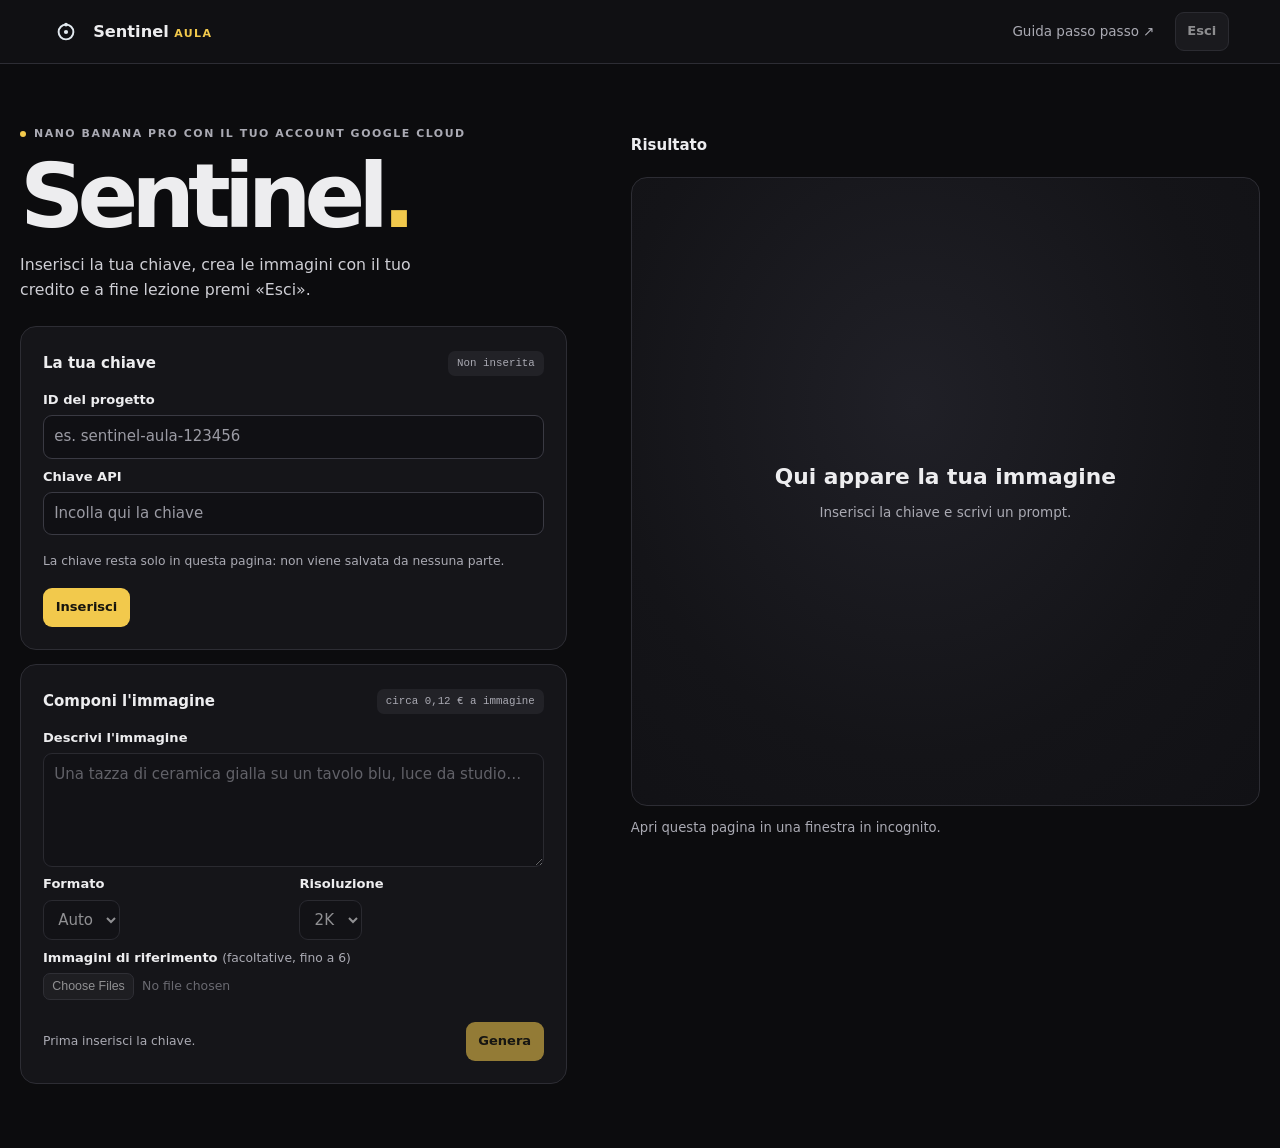
<file: index.html>
<!doctype html>
<html lang="it">
<head>
  <meta charset="utf-8">
  <meta name="robots" content="noindex,nofollow">
  <meta name="viewport" content="width=device-width, initial-scale=1">
  <title>Sentinel Aula</title>
  <link rel="stylesheet" href="style.css?v=2">
  <script src="app.js?v=2" defer></script>
</head>
<body>
  <header class="topbar">
    <a href="./" class="brand" aria-label="Sentinel Aula">
      <svg width="30" height="30" viewBox="0 0 1024 1024" aria-hidden="true">
        <circle cx="512" cy="512" r="252" fill="none" stroke="currentColor" stroke-width="66"/>
        <circle cx="512" cy="512" r="72" fill="currentColor"/>
        <circle cx="512" cy="260" r="65" fill="currentColor"/>
      </svg>
      <span>Sentinel <small>Aula</small></span>
    </a>
    <nav>
      <a class="guide" href="guida.html" target="_blank" rel="noopener">Guida passo passo ↗</a>
      <button id="esci" class="quiet" type="button" disabled>Esci</button>
    </nav>
  </header>

  <main>
    <div class="workspace">
      <div class="controls">
        <div class="intro">
          <p class="eyebrow"><span></span> Nano Banana Pro con il tuo account Google Cloud</p>
          <h1>Sentinel<span>.</span></h1>
          <p class="lead">Inserisci la tua chiave, crea le immagini con il tuo credito e a fine lezione premi «Esci».</p>
        </div>

        <section class="panel" id="pannello-chiave">
          <div class="section-head">
            <h2>La tua chiave</h2>
            <span id="stato" class="connection-state">Non inserita</span>
          </div>
          <label class="field-label" for="progetto">ID del progetto</label>
          <input id="progetto" class="field" type="text" autocomplete="off" spellcheck="false" placeholder="es. sentinel-aula-123456">
          <label class="field-label" for="chiave">Chiave API</label>
          <input id="chiave" class="field" type="password" autocomplete="off" spellcheck="false" placeholder="Incolla qui la chiave">
          <div class="action-row" style="margin-top:12px">
            <span class="help">La chiave resta solo in questa pagina: non viene salvata da nessuna parte.</span>
            <button id="inserisci" class="primary" type="button">Inserisci</button>
          </div>
          <div id="esito-chiave" class="esito" role="status" aria-live="polite" hidden></div>
        </section>

        <section class="panel">
          <div class="section-head">
            <h2>Componi l'immagine</h2>
            <span class="format" id="costo">circa 0,12 € a immagine</span>
          </div>
          <form id="modulo">
            <label class="field-label" for="prompt">Descrivi l'immagine</label>
            <textarea id="prompt" class="field" rows="4" maxlength="8000" placeholder="Una tazza di ceramica gialla su un tavolo blu, luce da studio…" disabled></textarea>
            <div class="row2">
              <div>
                <label class="field-label" for="formato">Formato</label>
                <select id="formato" class="field format-select" disabled>
                  <option>Auto</option><option>1:1</option><option>3:4</option><option>4:3</option><option>2:3</option>
                  <option>3:2</option><option>9:16</option><option>16:9</option><option>4:5</option><option>5:4</option><option>21:9</option>
                </select>
              </div>
              <div>
                <label class="field-label" for="risoluzione">Risoluzione</label>
                <select id="risoluzione" class="field format-select" disabled>
                  <option>1K</option><option selected>2K</option><option>4K</option>
                </select>
              </div>
            </div>
            <label class="field-label" for="reference">Immagini di riferimento <span class="help">(facoltative, fino a 6)</span></label>
            <input id="reference" class="file-input" type="file" accept="image/png,image/jpeg,image/webp" multiple disabled>
            <div id="refs" class="refs"></div>
            <div class="action-row" style="margin-top:14px">
              <span class="help" id="nota">Prima inserisci la chiave.</span>
              <button id="genera" class="primary" type="submit" disabled>Genera</button>
            </div>
          </form>
        </section>
      </div>

      <section class="preview">
        <div class="section-head preview-head">
          <h2>Risultato</h2>
          <a id="salva" class="quiet" download hidden>Salva immagine</a>
        </div>
        <div class="canvas">
          <div id="vuoto" class="empty">
            <p>Qui appare la tua immagine</p>
            <span>Inserisci la chiave e scrivi un prompt.</span>
          </div>
          <img id="risultato" alt="Immagine generata" hidden>
        </div>
        <p id="messaggio" class="status" role="status" aria-live="polite">Apri questa pagina in una finestra in incognito.</p>
        <div id="galleria" class="gallery"></div>
      </section>
    </div>
  </main>
</body>
</html>
</file>
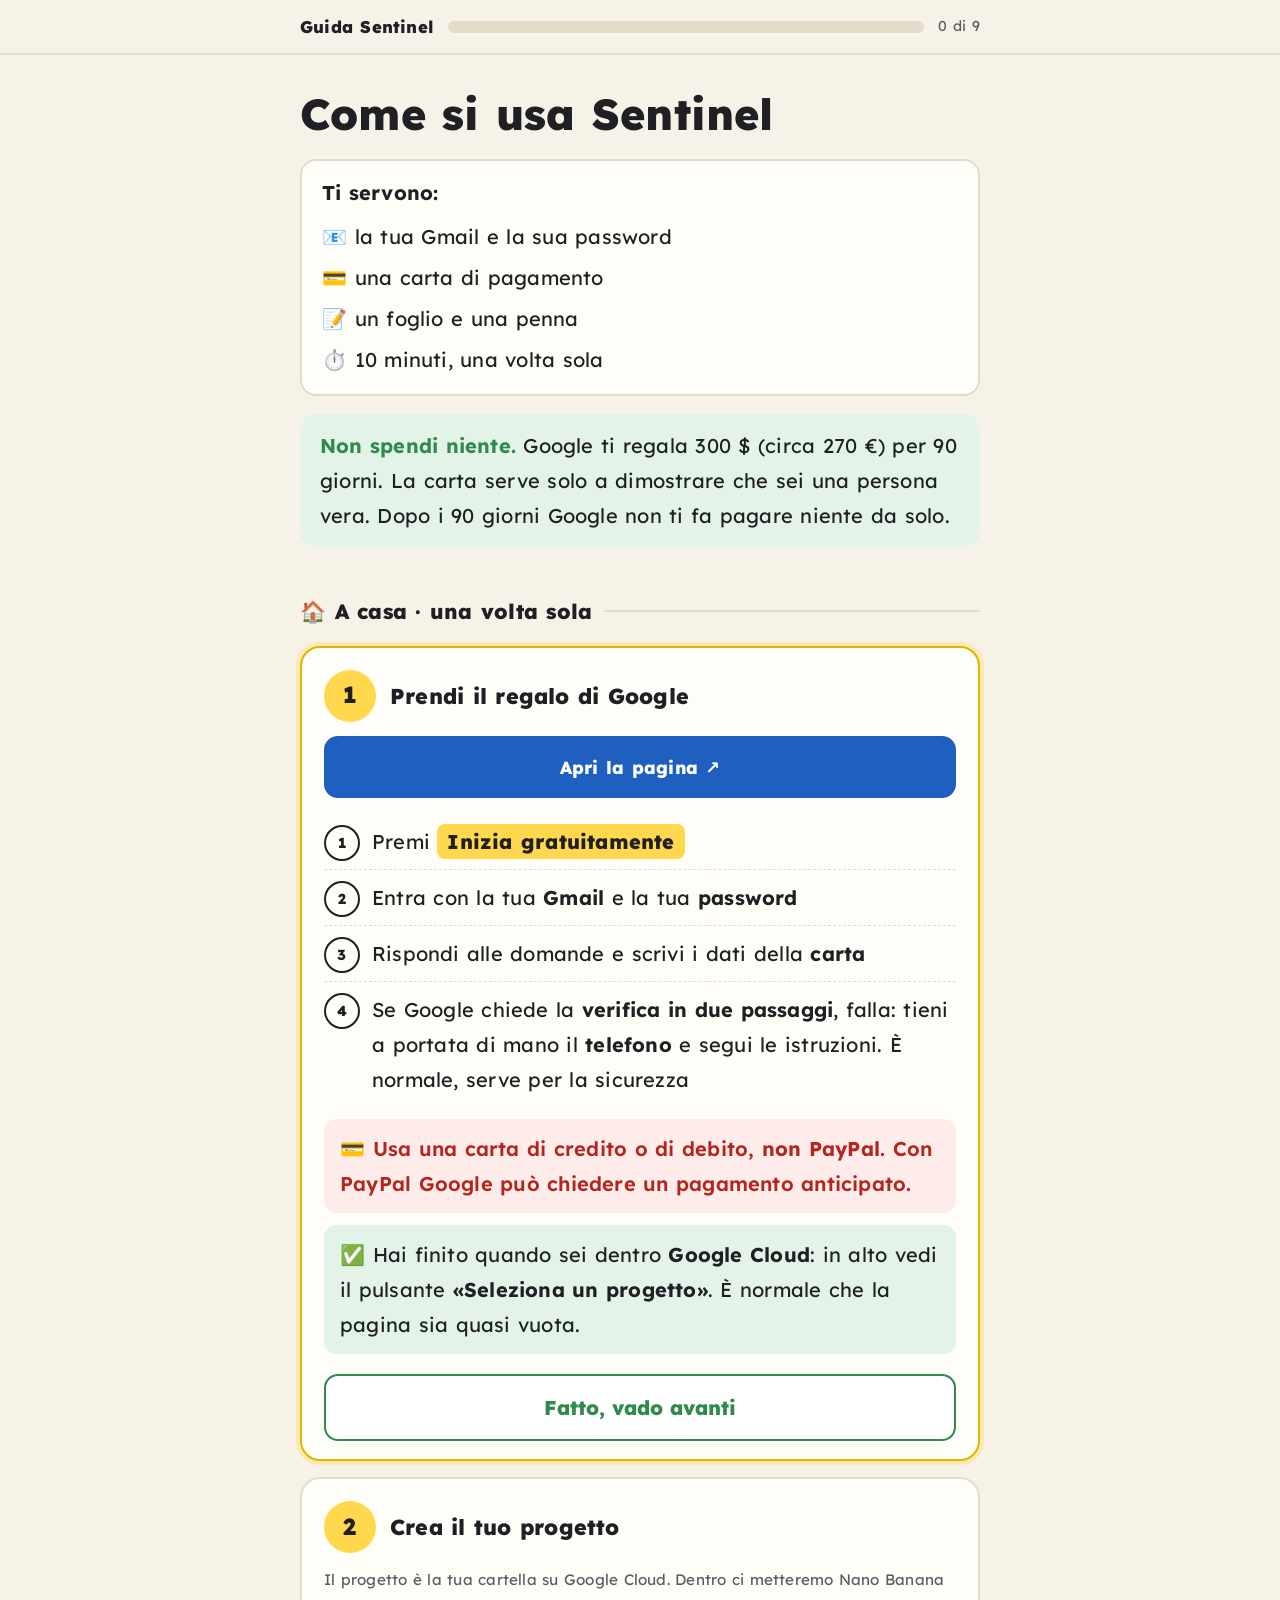
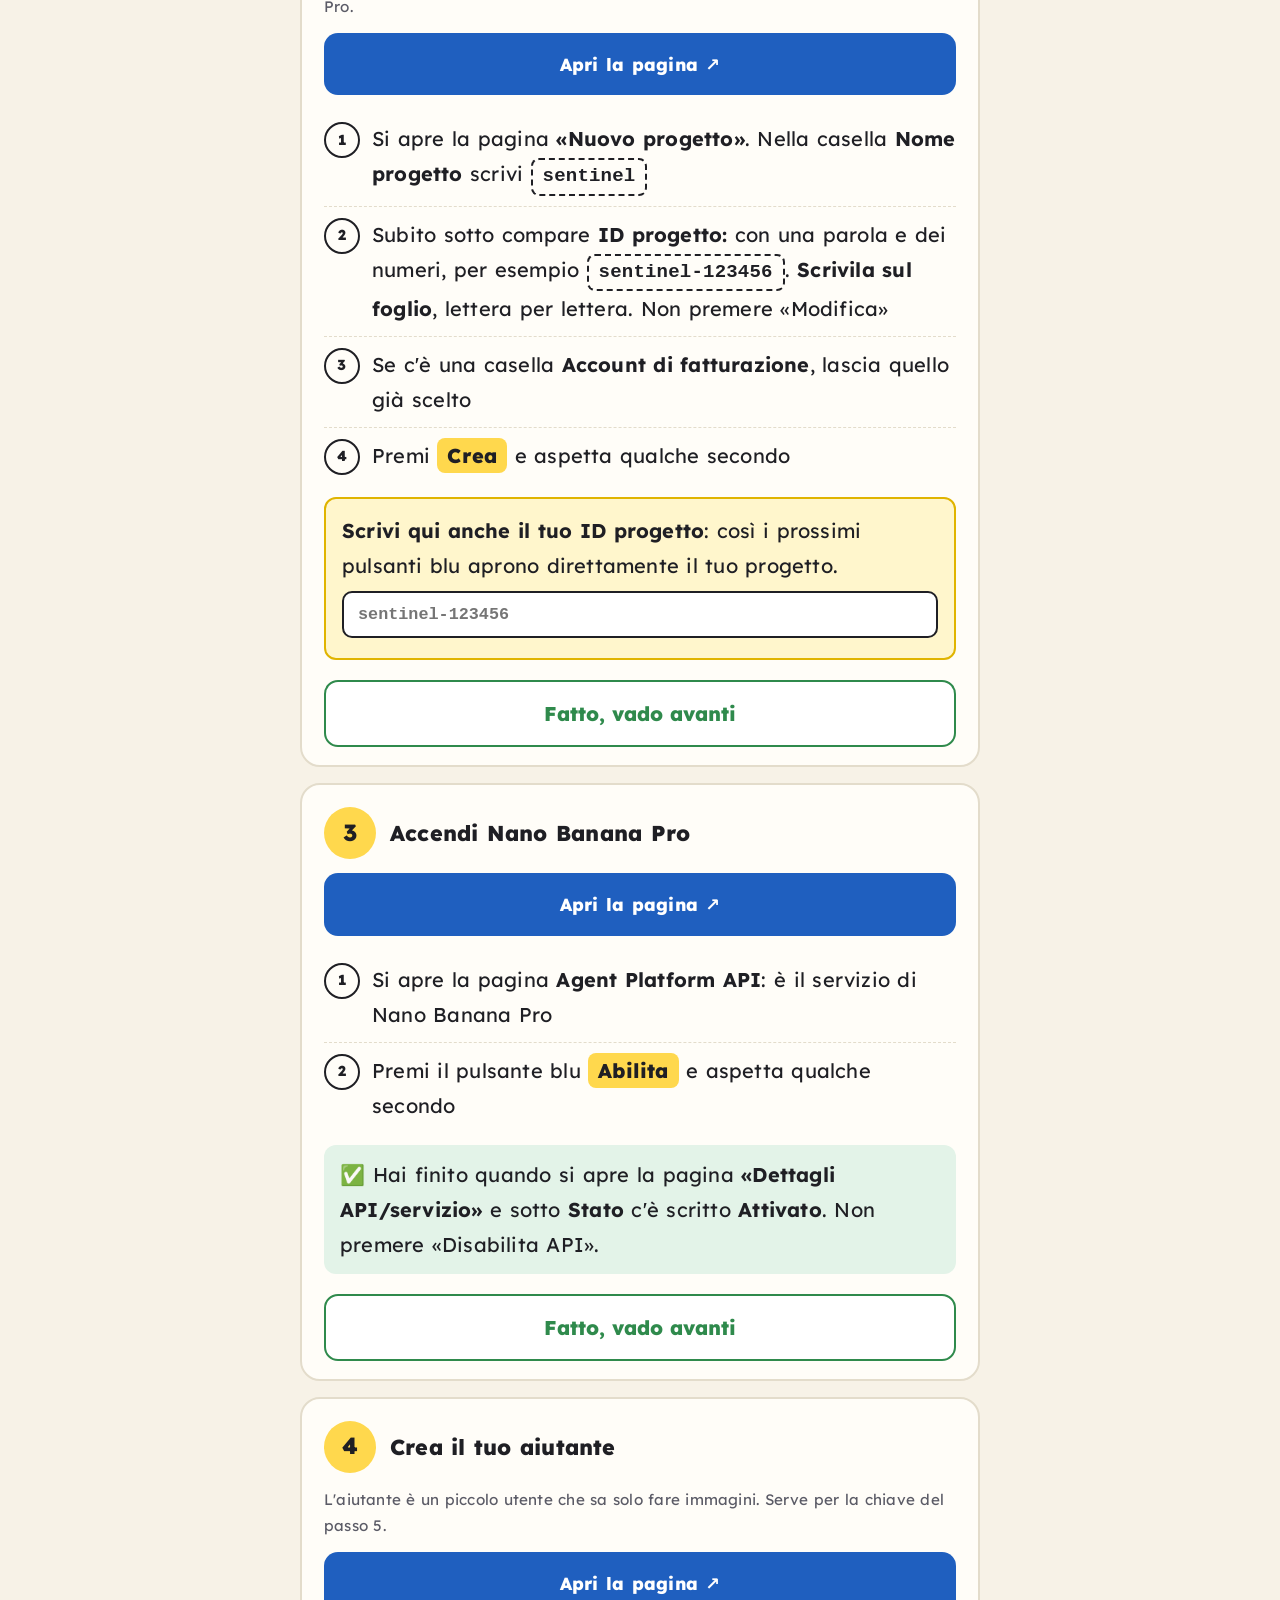
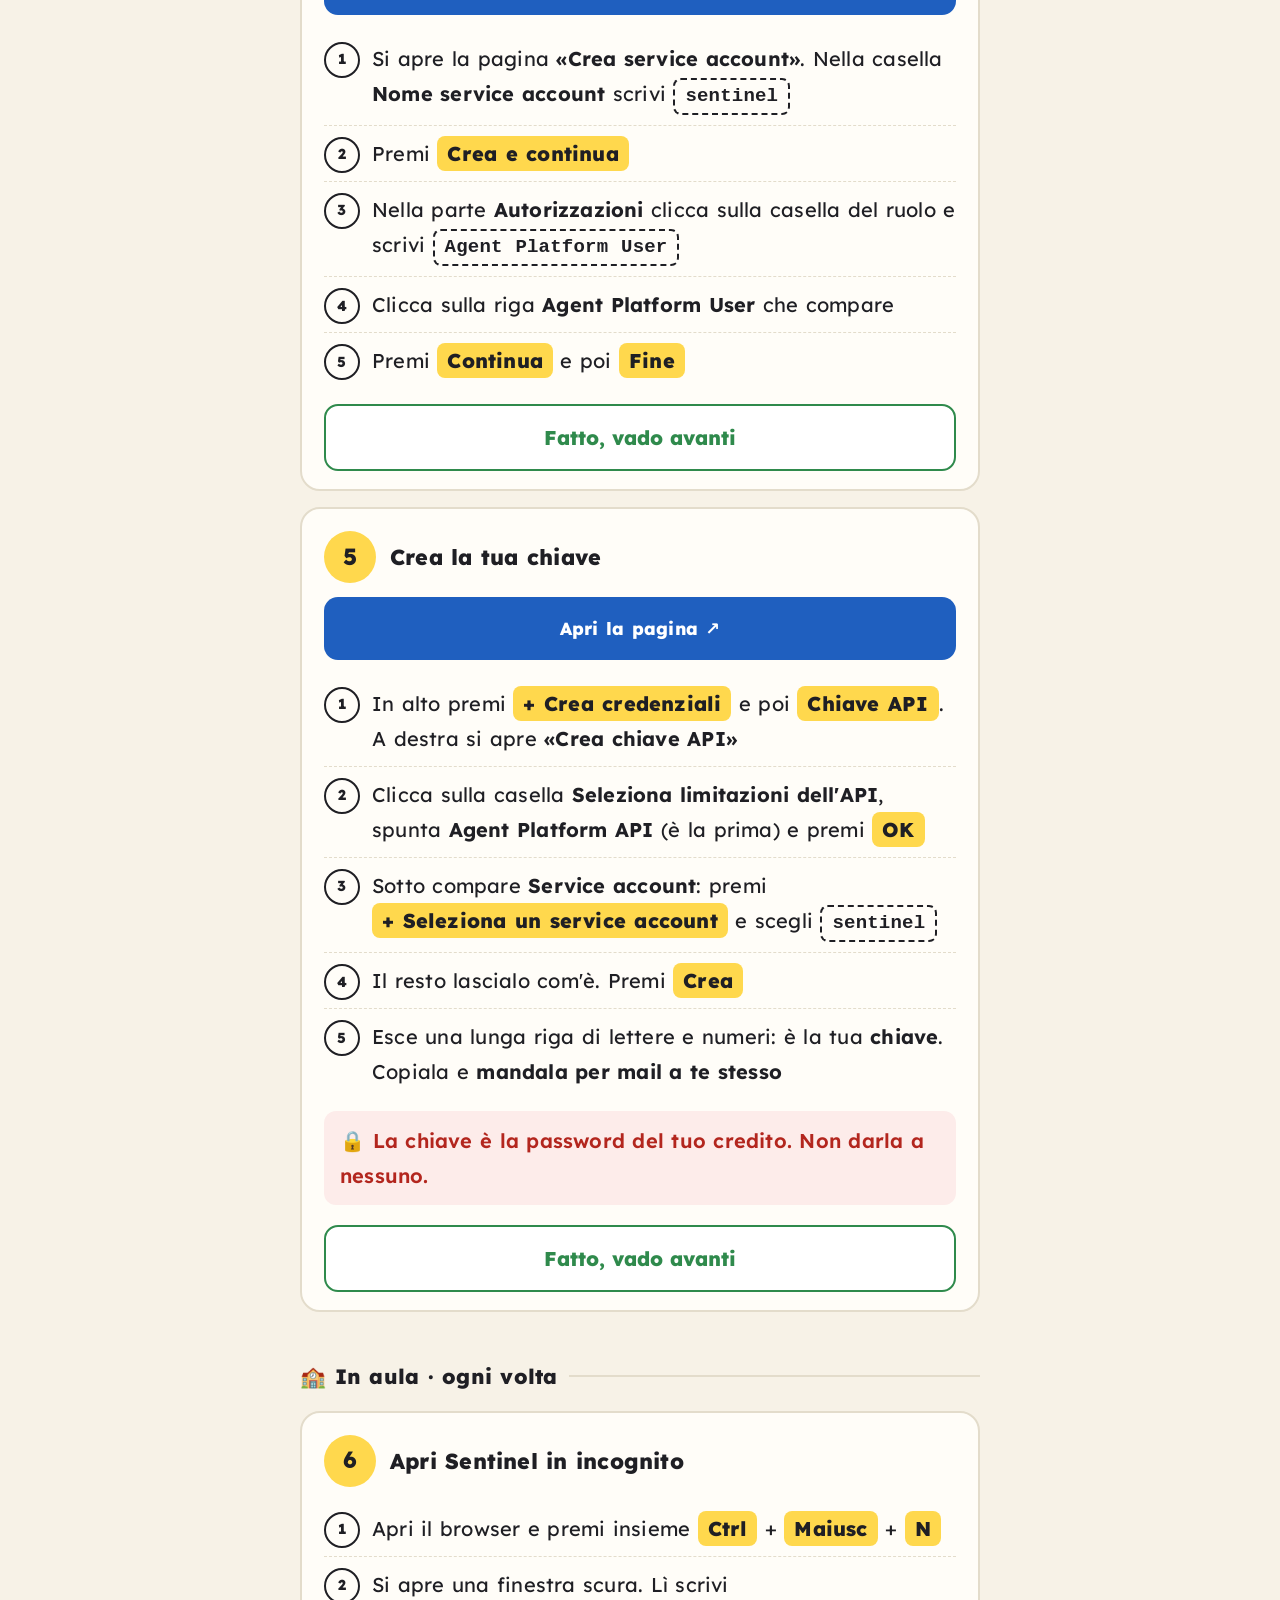
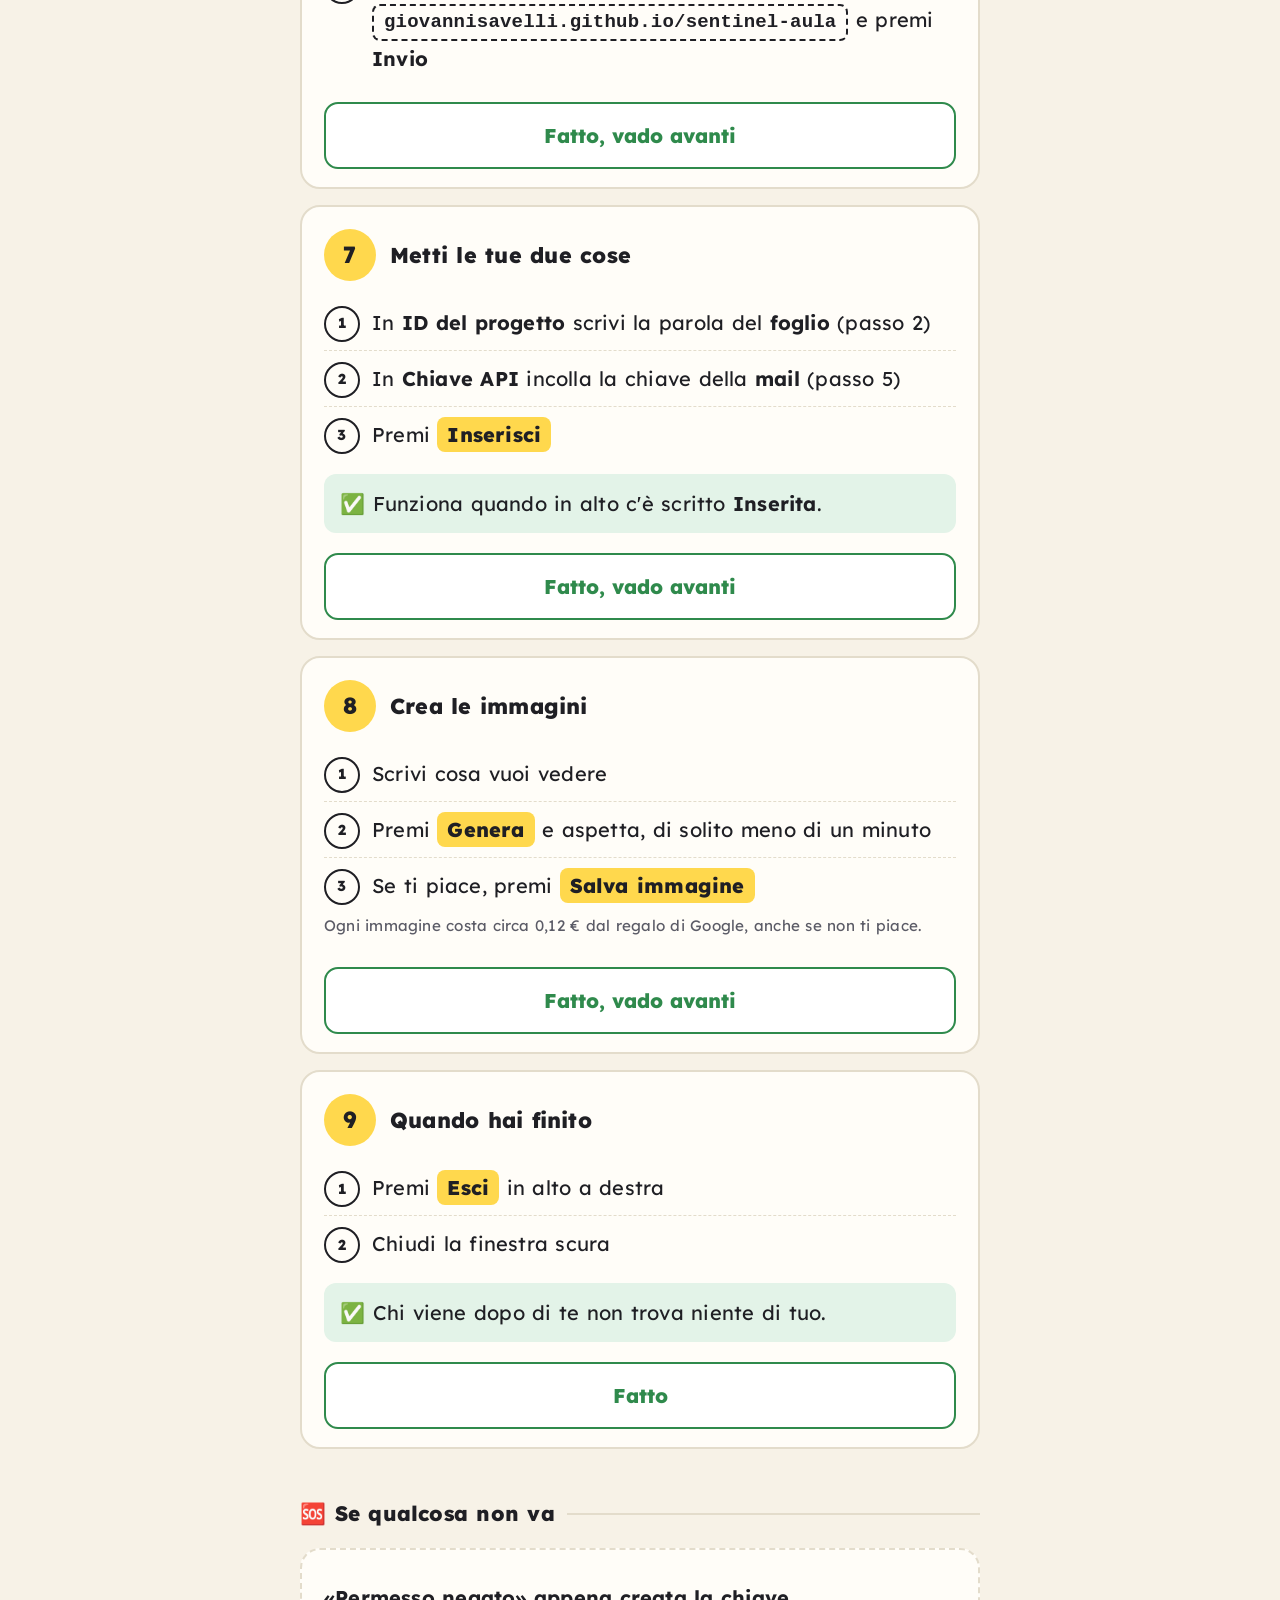
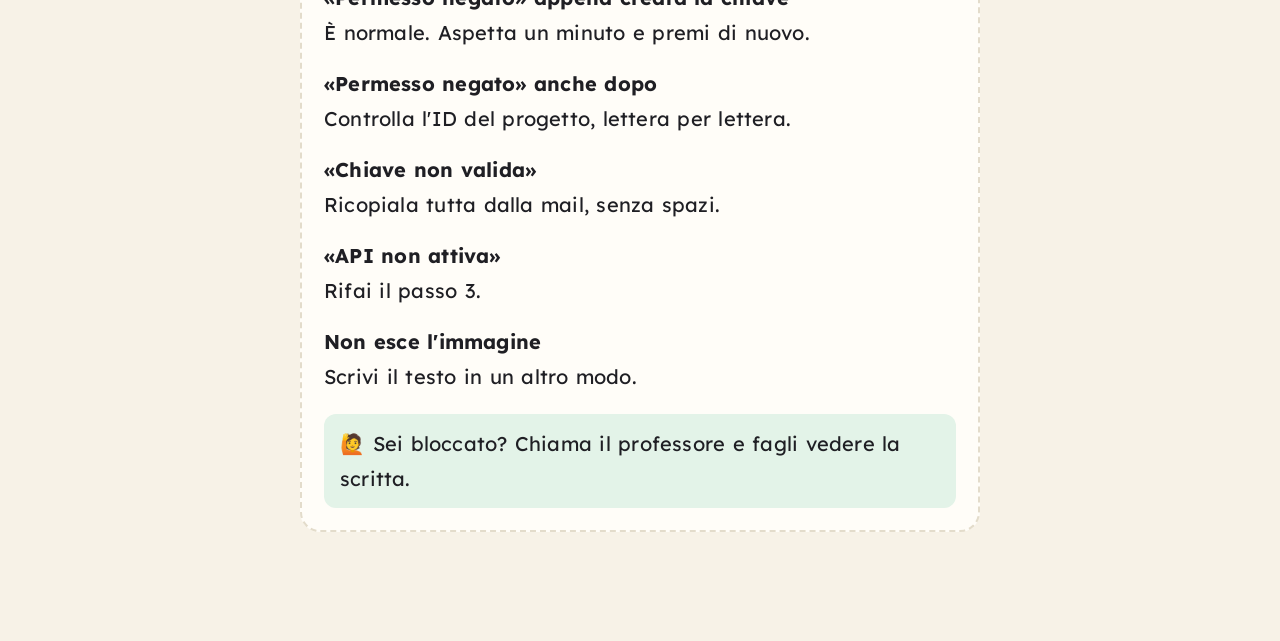
<file: guida.html>
<!doctype html>
<html lang="it">
<head>
  <meta charset="utf-8">
  <meta name="robots" content="noindex,nofollow">
  <meta name="viewport" content="width=device-width, initial-scale=1">
  <title>Guida Sentinel Aula</title>
  <link rel="preconnect" href="https://fonts.googleapis.com">
  <link rel="preconnect" href="https://fonts.gstatic.com" crossorigin>
  <link href="https://fonts.googleapis.com/css2?family=Lexend:wght@400;600;800&display=swap" rel="stylesheet">
  <style>
    /* Pensata per chi legge con fatica: carattere Lexend, testo grande, righe corte e ariose,
       fondo color crema invece del bianco puro, niente corsivo né maiuscolo, una sola azione evidenziata per riga. */
    :root {
      --fondo: #f7f2e7; --carta: #fffdf8; --testo: #1f1f24; --tenue: #5b5b66; --riga: #e3dccb;
      --giallo: #ffd84d; --giallo-scuro: #e0b400; --verde: #2f8a4c; --verde-chiaro: #e3f3e8; --rosso: #b3261e;
    }
    * { box-sizing: border-box; }
    body { margin: 0; background: var(--fondo); color: var(--testo);
           font: 400 20px/1.75 Lexend, "Segoe UI", system-ui, sans-serif; letter-spacing: .01em; word-spacing: .06em; }
    a { color: inherit; }
    :focus-visible { outline: 3px solid #1f5fbf; outline-offset: 3px; }
    .g { width: min(100% - 28px, 680px); margin: 0 auto 120px; }

    /* Testata con avanzamento */
    .testa { position: sticky; top: 0; z-index: 5; background: var(--fondo); border-bottom: 2px solid var(--riga); }
    .testa .dentro { width: min(100% - 28px, 680px); margin: 0 auto; padding: 12px 0; display: flex; align-items: center; gap: 14px; }
    .testa strong { font-weight: 800; font-size: 1.05rem; white-space: nowrap; }
    .barra { flex: 1; height: 12px; border-radius: 99px; background: var(--riga); overflow: hidden; }
    .barra span { display: block; height: 100%; width: 0; background: var(--verde); transition: width .4s; }
    #conto { font-size: .9rem; color: var(--tenue); white-space: nowrap; }

    h1 { font-size: clamp(2rem, 7vw, 2.7rem); line-height: 1.2; margin: 34px 0 10px; font-weight: 800; }
    .serve { background: var(--carta); border: 2px solid var(--riga); border-radius: 16px; padding: 14px 20px; margin: 18px 0; }
    .serve ul { margin: 6px 0 0; padding: 0; list-style: none; }
    .serve li { padding: 3px 0; }
    .tranquillo { background: var(--verde-chiaro); border-radius: 16px; padding: 14px 20px; margin: 18px 0; }
    .tranquillo b { color: var(--verde); }

    .sezione { margin: 46px 0 14px; display: flex; align-items: center; gap: 12px; font-weight: 800; font-size: 1.3rem; }
    .sezione::after { content: ""; flex: 1; height: 2px; background: var(--riga); }

    /* Un passo */
    .p { background: var(--carta); border: 2px solid var(--riga); border-radius: 20px; padding: 22px 22px 18px; margin: 16px 0;
         transition: opacity .3s, border-color .3s; scroll-margin-top: 80px; }
    .p.ora { border-color: var(--giallo-scuro); box-shadow: 0 0 0 4px #ffd84d55; }
    .p.fatto { opacity: .55; }
    .p.fatto .corpo { display: none; }
    .cima { display: flex; align-items: center; gap: 14px; }
    .n { flex: none; width: 52px; height: 52px; border-radius: 50%; background: var(--giallo); display: grid; place-items: center;
         font-size: 1.45rem; font-weight: 800; }
    .p.fatto .n { background: var(--verde); color: #fff; font-size: 0; }
    .p.fatto .n::after { content: "✓"; font-size: 1.6rem; }
    .p h2 { margin: 0; font-size: 1.35rem; line-height: 1.3; font-weight: 800; }
    .corpo { margin-top: 14px; }
    .perche { color: var(--tenue); font-size: .95rem; margin: 0 0 12px; }

    .apri { display: flex; align-items: center; justify-content: center; gap: 10px; width: 100%; padding: 16px; margin: 6px 0 16px;
            border-radius: 14px; background: #1f5fbf; color: #fff !important; text-decoration: none; font-weight: 800; font-size: 1.1rem; }
    .apri:hover { background: #174a96; }

    ol.az { list-style: none; counter-reset: a; margin: 0; padding: 0; }
    ol.az li { counter-increment: a; position: relative; padding: 10px 0 10px 48px; border-top: 1px dashed var(--riga); }
    ol.az li:first-child { border-top: 0; }
    ol.az li::before { content: counter(a); position: absolute; left: 0; top: 11px; width: 32px; height: 32px; border-radius: 50%;
                       border: 2px solid var(--testo); display: grid; place-items: center; font-size: .9rem; font-weight: 800; }
    .t { display: inline-block; padding: 0 10px; border-radius: 8px; background: var(--giallo); font-weight: 800; white-space: nowrap; }
    .scrivi { display: inline-block; padding: 0 10px; border-radius: 8px; border: 2px dashed var(--testo); font-family: ui-monospace, Consolas, monospace;
              font-size: .95em; font-weight: 600; }
    .attenzione { margin: 12px 0 4px; padding: 12px 16px; border-radius: 12px; background: #fdecea; color: var(--rosso); font-weight: 600; }
    .bene { margin: 12px 0 4px; padding: 12px 16px; border-radius: 12px; background: var(--verde-chiaro); }

    .ok { margin-top: 16px; width: 100%; padding: 14px; border-radius: 14px; border: 2px solid var(--verde); background: #fff; color: var(--verde);
          font: inherit; font-weight: 800; cursor: pointer; }
    .ok:hover { background: var(--verde-chiaro); }
    .p.fatto .ok { display: none; }
    .riapri { display: none; margin-left: auto; background: none; border: 0; font: inherit; font-size: .9rem; color: var(--tenue); text-decoration: underline; cursor: pointer; }
    .p.fatto .riapri { display: inline; }

    .idbox { margin: 14px 0 4px; padding: 14px 16px; border-radius: 12px; background: #fff6cc; border: 2px solid var(--giallo-scuro); }
    .idbox input { display: block; width: 100%; margin-top: 8px; padding: 12px 14px; font: 600 1.05rem ui-monospace, Consolas, monospace;
                   border: 2px solid var(--testo); border-radius: 10px; background: #fff; }
    #id-ok { display: block; margin-top: 6px; font-size: .95rem; }
    .aiuto li { padding: 8px 0; }
    .aiuto b { display: block; }
    .fine { text-align: center; margin-top: 30px; color: var(--tenue); }
    @media (max-width: 520px) { body { font-size: 18px; } .p { padding: 18px 16px 14px; } }
  </style>
</head>
<body>
  <div class="testa"><div class="dentro">
    <strong>Guida Sentinel</strong>
    <div class="barra" aria-hidden="true"><span id="barra"></span></div>
    <span id="conto">0 di 9</span>
  </div></div>

  <main class="g">
    <h1>Come si usa Sentinel</h1>

    <div class="serve">
      <strong>Ti servono:</strong>
      <ul>
        <li>📧 la tua Gmail e la sua password</li>
        <li>💳 una carta di pagamento</li>
        <li>📝 un foglio e una penna</li>
        <li>⏱️ 10 minuti, una volta sola</li>
      </ul>
    </div>

    <div class="tranquillo"><b>Non spendi niente.</b> Google ti regala 300 $ (circa 270 €) per 90 giorni. La carta serve solo a dimostrare che sei una persona vera. Dopo i 90 giorni Google non ti fa pagare niente da solo.</div>

    <div class="sezione">🏠 A casa · una volta sola</div>

    <section class="p" data-p="1">
      <div class="cima"><div class="n">1</div><h2>Prendi il regalo di Google</h2><button class="riapri" type="button">Riapri</button></div>
      <div class="corpo">
        <a class="apri" href="https://cloud.google.com/free" target="_blank" rel="noopener">Apri la pagina ↗</a>
        <ol class="az">
          <li>Premi <span class="t">Inizia gratuitamente</span></li>
          <li>Entra con la tua <b>Gmail</b> e la tua <b>password</b></li>
          <li>Rispondi alle domande e scrivi i dati della <b>carta</b></li>
          <li>Se Google chiede la <b>verifica in due passaggi</b>, falla: tieni a portata di mano il <b>telefono</b> e segui le istruzioni. È normale, serve per la sicurezza</li>
        </ol>
        <div class="attenzione">💳 Usa una carta di credito o di debito, <b>non PayPal</b>. Con PayPal Google può chiedere un pagamento anticipato.</div>
        <div class="bene">✅ Hai finito quando sei dentro <b>Google Cloud</b>: in alto vedi il pulsante <b>«Seleziona un progetto»</b>. È normale che la pagina sia quasi vuota.</div>
        <button class="ok" type="button">Fatto, vado avanti</button>
      </div>
    </section>

    <section class="p" data-p="2">
      <div class="cima"><div class="n">2</div><h2>Crea il tuo progetto</h2><button class="riapri" type="button">Riapri</button></div>
      <div class="corpo">
        <p class="perche">Il progetto è la tua cartella su Google Cloud. Dentro ci metteremo Nano Banana Pro.</p>
        <a class="apri" href="https://console.cloud.google.com/projectcreate" target="_blank" rel="noopener">Apri la pagina ↗</a>
        <ol class="az">
          <li>Si apre la pagina <b>«Nuovo progetto»</b>. Nella casella <b>Nome progetto</b> scrivi <span class="scrivi">sentinel</span></li>
          <li>Subito sotto compare <b>ID progetto:</b> con una parola e dei numeri, per esempio <span class="scrivi">sentinel-123456</span>. <b>Scrivila sul foglio</b>, lettera per lettera. Non premere «Modifica»</li>
          <li>Se c'è una casella <b>Account di fatturazione</b>, lascia quello già scelto</li>
          <li>Premi <span class="t">Crea</span> e aspetta qualche secondo</li>
        </ol>
        <div class="idbox">
          <label for="mio-id"><b>Scrivi qui anche il tuo ID progetto</b>: così i prossimi pulsanti blu aprono direttamente il tuo progetto.</label>
          <input id="mio-id" type="text" autocomplete="off" spellcheck="false" placeholder="sentinel-123456">
          <span id="id-ok"></span>
        </div>
        <button class="ok" type="button">Fatto, vado avanti</button>
      </div>
    </section>

    <section class="p" data-p="3">
      <div class="cima"><div class="n">3</div><h2>Accendi Nano Banana Pro</h2><button class="riapri" type="button">Riapri</button></div>
      <div class="corpo">
        <a class="apri" href="https://console.cloud.google.com/apis/library/aiplatform.googleapis.com" target="_blank" rel="noopener">Apri la pagina ↗</a>
        <ol class="az">
          <li>Si apre la pagina <b>Agent Platform API</b>: è il servizio di Nano Banana Pro</li>
          <li>Premi il pulsante blu <span class="t">Abilita</span> e aspetta qualche secondo</li>
        </ol>
        <div class="bene">✅ Hai finito quando si apre la pagina <b>«Dettagli API/servizio»</b> e sotto <b>Stato</b> c'è scritto <b>Attivato</b>. Non premere «Disabilita API».</div>
        <button class="ok" type="button">Fatto, vado avanti</button>
      </div>
    </section>

    <section class="p" data-p="4">
      <div class="cima"><div class="n">4</div><h2>Crea il tuo aiutante</h2><button class="riapri" type="button">Riapri</button></div>
      <div class="corpo">
        <p class="perche">L'aiutante è un piccolo utente che sa solo fare immagini. Serve per la chiave del passo 5.</p>
        <a class="apri" href="https://console.cloud.google.com/iam-admin/serviceaccounts/create" target="_blank" rel="noopener">Apri la pagina ↗</a>
        <ol class="az">
          <li>Si apre la pagina <b>«Crea service account»</b>. Nella casella <b>Nome service account</b> scrivi <span class="scrivi">sentinel</span></li>
          <li>Premi <span class="t">Crea e continua</span></li>
          <li>Nella parte <b>Autorizzazioni</b> clicca sulla casella del ruolo e scrivi <span class="scrivi">Agent Platform User</span></li>
          <li>Clicca sulla riga <b>Agent Platform User</b> che compare</li>
          <li>Premi <span class="t">Continua</span> e poi <span class="t">Fine</span></li>
        </ol>
        <button class="ok" type="button">Fatto, vado avanti</button>
      </div>
    </section>

    <section class="p" data-p="5">
      <div class="cima"><div class="n">5</div><h2>Crea la tua chiave</h2><button class="riapri" type="button">Riapri</button></div>
      <div class="corpo">
        <a class="apri" href="https://console.cloud.google.com/apis/credentials" target="_blank" rel="noopener">Apri la pagina ↗</a>
        <ol class="az">
          <li>In alto premi <span class="t">+ Crea credenziali</span> e poi <span class="t">Chiave API</span>. A destra si apre <b>«Crea chiave API»</b></li>
          <li>Clicca sulla casella <b>Seleziona limitazioni dell'API</b>, spunta <b>Agent Platform API</b> (è la prima) e premi <span class="t">OK</span></li>
          <li>Sotto compare <b>Service account</b>: premi <span class="t">+ Seleziona un service account</span> e scegli <span class="scrivi">sentinel</span></li>
          <li>Il resto lascialo com'è. Premi <span class="t">Crea</span></li>
          <li>Esce una lunga riga di lettere e numeri: è la tua <b>chiave</b>. Copiala e <b>mandala per mail a te stesso</b></li>
        </ol>
        <div class="attenzione">🔒 La chiave è la password del tuo credito. Non darla a nessuno.</div>
        <button class="ok" type="button">Fatto, vado avanti</button>
      </div>
    </section>

    <div class="sezione">🏫 In aula · ogni volta</div>

    <section class="p" data-p="6">
      <div class="cima"><div class="n">6</div><h2>Apri Sentinel in incognito</h2><button class="riapri" type="button">Riapri</button></div>
      <div class="corpo">
        <ol class="az">
          <li>Apri il browser e premi insieme <span class="t">Ctrl</span> + <span class="t">Maiusc</span> + <span class="t">N</span></li>
          <li>Si apre una finestra scura. Lì scrivi <span class="scrivi">giovannisavelli.github.io/sentinel-aula</span> e premi <b>Invio</b></li>
        </ol>
        <button class="ok" type="button">Fatto, vado avanti</button>
      </div>
    </section>

    <section class="p" data-p="7">
      <div class="cima"><div class="n">7</div><h2>Metti le tue due cose</h2><button class="riapri" type="button">Riapri</button></div>
      <div class="corpo">
        <ol class="az">
          <li>In <b>ID del progetto</b> scrivi la parola del <b>foglio</b> (passo 2)</li>
          <li>In <b>Chiave API</b> incolla la chiave della <b>mail</b> (passo 5)</li>
          <li>Premi <span class="t">Inserisci</span></li>
        </ol>
        <div class="bene">✅ Funziona quando in alto c'è scritto <b>Inserita</b>.</div>
        <button class="ok" type="button">Fatto, vado avanti</button>
      </div>
    </section>

    <section class="p" data-p="8">
      <div class="cima"><div class="n">8</div><h2>Crea le immagini</h2><button class="riapri" type="button">Riapri</button></div>
      <div class="corpo">
        <ol class="az">
          <li>Scrivi cosa vuoi vedere</li>
          <li>Premi <span class="t">Genera</span> e aspetta, di solito meno di un minuto</li>
          <li>Se ti piace, premi <span class="t">Salva immagine</span></li>
        </ol>
        <p class="perche">Ogni immagine costa circa 0,12 € dal regalo di Google, anche se non ti piace.</p>
        <button class="ok" type="button">Fatto, vado avanti</button>
      </div>
    </section>

    <section class="p" data-p="9">
      <div class="cima"><div class="n">9</div><h2>Quando hai finito</h2><button class="riapri" type="button">Riapri</button></div>
      <div class="corpo">
        <ol class="az">
          <li>Premi <span class="t">Esci</span> in alto a destra</li>
          <li>Chiudi la finestra scura</li>
        </ol>
        <div class="bene">✅ Chi viene dopo di te non trova niente di tuo.</div>
        <button class="ok" type="button">Fatto</button>
      </div>
    </section>

    <div class="sezione">🆘 Se qualcosa non va</div>
    <section class="p" style="border-style:dashed">
      <ul class="aiuto" style="list-style:none;margin:0;padding:0">
        <li><b>«Permesso negato» appena creata la chiave</b>È normale. Aspetta un minuto e premi di nuovo.</li>
        <li><b>«Permesso negato» anche dopo</b>Controlla l'ID del progetto, lettera per lettera.</li>
        <li><b>«Chiave non valida»</b>Ricopiala tutta dalla mail, senza spazi.</li>
        <li><b>«API non attiva»</b>Rifai il passo 3.</li>
        <li><b>Non esce l'immagine</b>Scrivi il testo in un altro modo.</li>
      </ul>
      <div class="bene">🙋 Sei bloccato? Chiama il professore e fagli vedere la scritta.</div>
    </section>
  </main>

  <script>
    // Avanzamento: «Fatto» chiude il passo e porta l'occhio al successivo. Si ricorda solo su questo browser.
    (() => {
      const passi = [...document.querySelectorAll(".p[data-p]")];
      let fatti = new Set();
      try { fatti = new Set(JSON.parse(localStorage.getItem("guida-sentinel") || "[]")); } catch {}
      function aggiorna(scorri) {
        let ora = null;
        for (const p of passi) {
          const f = fatti.has(p.dataset.p);
          p.classList.toggle("fatto", f);
          p.classList.remove("ora");
          if (!f && !ora) ora = p;
        }
        if (ora) { ora.classList.add("ora"); if (scorri) ora.scrollIntoView({ behavior: "smooth", block: "start" }); }
        document.getElementById("barra").style.width = (fatti.size / passi.length * 100) + "%";
        document.getElementById("conto").textContent = fatti.size + " di " + passi.length;
        try { localStorage.setItem("guida-sentinel", JSON.stringify([...fatti])); } catch {}
      }
      for (const p of passi) {
        p.querySelector(".ok").onclick = () => { fatti.add(p.dataset.p); aggiorna(true); };
        p.querySelector(".riapri").onclick = () => { fatti.delete(p.dataset.p); aggiorna(false); };
      }
      aggiorna(false);

      // ID progetto: aggiunto ai link dei passi 3-5, così si aprono sul progetto giusto anche su un account nuovo.
      const campo = document.getElementById("mio-id"), esito = document.getElementById("id-ok");
      const link = [...document.querySelectorAll('a.apri[href*="console.cloud.google.com"]')].filter((a) => !a.href.includes("projectcreate"));
      link.forEach((a) => a.dataset.base = a.href.split("?")[0]);
      function applica() {
        const id = campo.value.trim().toLowerCase();
        const buono = /^[a-z][a-z0-9-]{4,28}[a-z0-9]$/.test(id);
        link.forEach((a) => a.href = buono ? a.dataset.base + "?project=" + id : a.dataset.base);
        esito.textContent = !id ? "" : buono ? "✅ Fatto: i pulsanti blu ora aprono il progetto " + id : "Controlla: è tutto minuscolo, con trattini e numeri.";
        try { localStorage.setItem("guida-sentinel-id", id); } catch {}
      }
      try { campo.value = localStorage.getItem("guida-sentinel-id") || ""; } catch {}
      campo.addEventListener("input", applica); applica();
    })();
  </script>
</body>
</html>
</file>
<file: style.css>
:root {
  color-scheme: dark;
  --background: #0c0c0e;
  --surface: #151519;
  --line: #2d2d34;
  --ink: #ededef;
  --muted: #aaaab3;
  --accent: #f2c94c;
  --error: #ff8a7a;
  --mono: ui-monospace, "Cascadia Code", Consolas, monospace;
  font: 15px/1.55 system-ui, -apple-system, "Segoe UI", sans-serif;
}
* { box-sizing: border-box; }
[hidden] { display: none !important; }
body { margin: 0; background: var(--background); color: var(--ink); }
button, input, textarea { font: inherit; }
button, a { touch-action: manipulation; }
a { color: inherit; }
:focus-visible { outline: 2px solid var(--accent); outline-offset: 3px; }
button:disabled, input:disabled, textarea:disabled { opacity: .57; cursor: not-allowed; }

.topbar {
  display: flex;
  justify-content: space-between;
  align-items: center;
  gap: 12px;
  min-height: 64px;
  padding: 10px clamp(16px, 4vw, 52px);
  background: #101013;
  border-bottom: 1px solid var(--line);
}
.brand, .topbar nav, .section-head, .access-row, .action-row {
  display: flex;
  align-items: center;
  gap: 12px;
}
.brand { text-decoration: none; font-size: 1.08rem; font-weight: 750; white-space: nowrap; }
.brand svg { flex: none; color: #e2e9ef; }
.brand small { font-size: .68em; color: var(--accent); text-transform: uppercase; letter-spacing: .12em; }
.topbar nav { gap: clamp(9px, 2vw, 20px); }
.guide { text-decoration: none; color: var(--muted); font-size: .9rem; }
.guide:hover { color: var(--ink); text-decoration: underline; }

.workspace {
  display: grid;
  grid-template-columns: minmax(0, .93fr) minmax(0, 1.07fr);
  align-items: start;
  gap: clamp(24px, 5vw, 72px);
  width: min(100% - 36px, 1240px);
  margin: clamp(28px, 5vw, 62px) auto 64px;
}
.controls, .preview { min-width: 0; }
.intro { margin-bottom: 24px; }
.eyebrow {
  display: flex;
  align-items: center;
  gap: 8px;
  margin: 0 0 .65rem;
  color: var(--muted);
  font-size: .73rem;
  font-weight: 700;
  letter-spacing: .14em;
  text-transform: uppercase;
}
.eyebrow span { width: 6px; height: 6px; border-radius: 50%; background: var(--accent); }
h1 {
  margin: 0;
  font-size: clamp(3rem, 7vw, 6.6rem);
  font-weight: 650;
  letter-spacing: -.078em;
  line-height: .97;
}
h1 span { color: var(--accent); }
.lead { max-width: 40ch; margin: .9rem 0 0; color: #cfcfd5; font-size: 1.05rem; }
.panel {
  padding: clamp(14px, 2.6vw, 22px);
  background: var(--surface);
  border: 1px solid var(--line);
  border-radius: 16px;
}
.panel + .panel { margin-top: 14px; }
.section-head { justify-content: space-between; min-height: 29px; margin-bottom: 12px; }
h2 { margin: 0; font-size: 1rem; font-weight: 675; }
.format, .connection-state {
  flex: none;
  padding: 4px 9px;
  background: #222227;
  border-radius: 7px;
  color: var(--muted);
  font: .72rem/1.5 var(--mono);
}
.access-row { flex-wrap: wrap; margin-bottom: 12px; }
.account { font-size: .83rem; overflow-wrap: anywhere; color: var(--muted); }
.field-label { display: block; margin: .52rem 0 .32rem; font-size: .87rem; font-weight: 600; }
.field {
  display: block;
  width: 100%;
  padding: .62rem .68rem;
  background: #101014;
  color: var(--ink);
  border: 1px solid #3a3a43;
  border-radius: 9px;
}
textarea.field { min-height: 88px; resize: vertical; }
.field::placeholder { color: #9b9ba4; }
.help { margin: .32rem 0; color: var(--muted); font-size: .82rem; font-weight: 400; }
.trial-check {
  display: flex;
  gap: .6rem;
  align-items: flex-start;
  margin-top: .75rem;
  color: #dedee2;
  font-size: .85rem;
}
.trial-check input { flex: none; margin: .22rem 0 0; width: 17px; height: 17px; accent-color: var(--accent); }
.file-input { width: 100%; min-width: 0; color: var(--muted); font-size: .83rem; }
.file-input::file-selector-button {
  margin-right: 8px;
  padding: .36rem .55rem;
  border: 1px solid #44444c;
  border-radius: 7px;
  background: #25252b;
  color: var(--ink);
}
.action-row { flex-wrap: wrap; justify-content: space-between; margin-top: 14px; }

.quiet, .primary {
  display: inline-flex;
  justify-content: center;
  align-items: center;
  min-height: 39px;
  padding: .48rem .78rem;
  border: 1px solid #414149;
  border-radius: 9px;
  background: #232328;
  color: var(--ink);
  text-decoration: none;
  font-size: .87rem;
  font-weight: 650;
  cursor: pointer;
}
.quiet:not(:disabled):hover { background: #323238; }
.primary { background: var(--accent); color: #17150d; border-color: transparent; }
.primary:not(:disabled):hover { background: #ffda69; }

.preview-head { min-height: 39px; }
.canvas {
  display: grid;
  place-items: center;
  aspect-ratio: 1;
  border: 1px solid var(--line);
  border-radius: 16px;
  overflow: hidden;
  background: radial-gradient(ellipse at 45% 36%, #202027 0%, #141418 62%, #111115 100%);
}
.empty {
  display: grid;
  justify-items: center;
  gap: 8px;
  width: 100%;
  padding: 24px;
  text-align: center;
}
.empty svg { color: #888893; margin-bottom: 5px; }
.empty p { margin: 0; font-size: clamp(1.05rem, 2.4vw, 1.45rem); font-weight: 650; }
.empty span { font-size: .9rem; color: var(--muted); }
#result { display: block; width: 100%; height: 100%; object-fit: contain; background: #101014; }
.status { margin: .8rem 0 0; min-height: 1.5em; color: var(--muted); font-size: .88rem; overflow-wrap: anywhere; }
.status.error, .status.errore, .status[data-state="error"], .status[data-kind="error"] { color: var(--error); }

@media (max-width: 760px) {
  .workspace { grid-template-columns: minmax(0, 1fr); max-width: 540px; }
  .preview { margin-top: 4px; }
}
@media (max-width: 420px) {
  .topbar { flex-wrap: wrap; }
  .topbar nav { margin-left: auto; }
  .brand { font-size: .98rem; gap: 4px; }
  .brand svg { width: 23px; height: 23px; }
}

select { font: inherit; } select:disabled { opacity: .57; cursor: not-allowed; } .format-select { width: auto; max-width: 100%; }

/* Sentinel Aula web: aggiunte */
.row2 { display: grid; grid-template-columns: 1fr 1fr; gap: 12px; }
.gallery { display: grid; grid-template-columns: repeat(auto-fill, minmax(120px, 1fr)); gap: 10px; margin-top: 14px; }
.gallery img { width: 100%; aspect-ratio: 1; object-fit: cover; border-radius: 8px; border: 1px solid var(--line); cursor: pointer; }
.gallery img.on { border-color: var(--accent); }
.refs { display: flex; flex-wrap: wrap; gap: 8px; margin-top: 8px; }
.refs span { position: relative; }
.refs img { width: 56px; height: 56px; object-fit: cover; border-radius: 6px; border: 1px solid var(--line); }
.refs button { position: absolute; top: -6px; right: -6px; width: 20px; height: 20px; border-radius: 50%; border: 0; background: var(--error); color: #000; font-size: 12px; line-height: 20px; padding: 0; cursor: pointer; }
.warn { color: var(--accent); }
@media (max-width: 860px) { .row2 { grid-template-columns: 1fr; } }
.esito { margin-top: 14px; padding: 14px 16px; border-radius: 10px; font-size: 1rem; font-weight: 650; line-height: 1.45; }
.esito[data-tipo="attesa"] { background: #24242b; color: var(--ink); }
.esito[data-tipo="ok"] { background: #12351f; color: #8ff0ac; border: 2px solid #2f8a4c; }
.esito[data-tipo="errore"] { background: #3a1714; color: #ffb4a8; border: 2px solid #b3261e; }
#pannello-chiave.attiva { border-color: #2f8a4c; }
</file>
